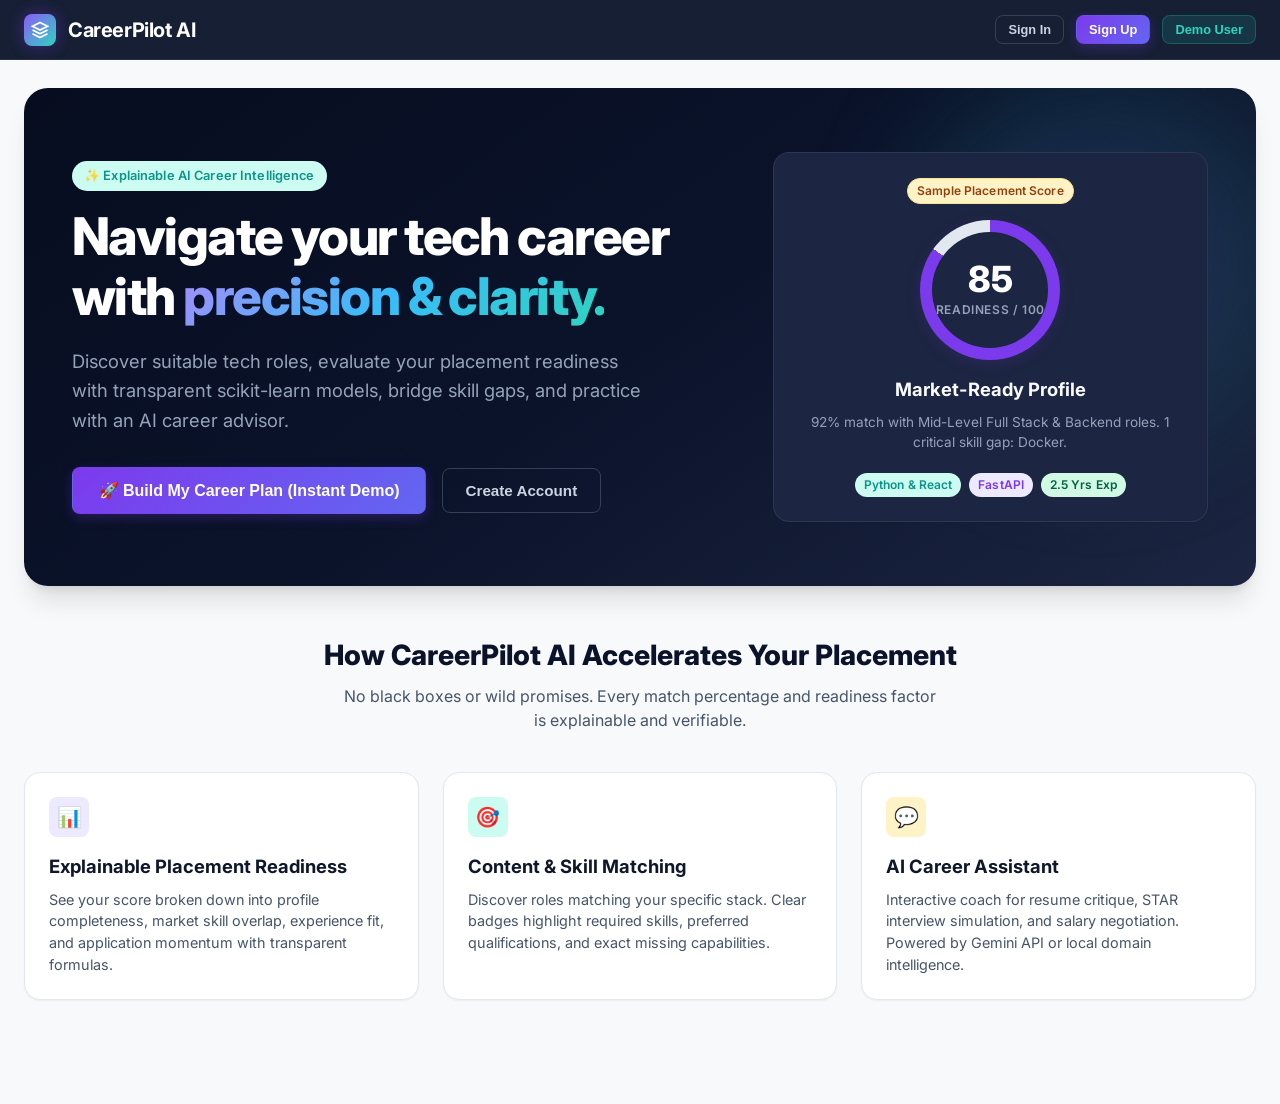
<file: CareerPilot-AI/frontend/index.html>
<!DOCTYPE html>
<html lang="en">
<head>
  <meta charset="UTF-8">
  <meta name="viewport" content="width=device-width, initial-scale=1.0">
  <title>CareerPilot AI - AI-Powered Job & Career Discovery Platform</title>
  <link rel="stylesheet" href="css/styles.css">
  <link rel="preconnect" href="https://fonts.googleapis.com">
  <link rel="preconnect" href="https://fonts.gstatic.com" crossorigin>
  <link href="https://fonts.googleapis.com/css2?family=Inter:wght@400;500;600;700;800&display=swap" rel="stylesheet">
</head>
<body>

  <!-- Top Navigation Header -->
  <header class="app-header">
    <div class="header-container">
      <a href="#" class="brand-logo" data-nav="landing">
        <div class="logo-badge">
          <svg width="18" height="18" viewBox="0 0 24 24" fill="none" stroke="currentColor" stroke-width="2.5">
            <polygon points="12 2 2 7 12 12 22 7 12 2"></polygon>
            <polyline points="2 17 12 22 22 17"></polyline>
            <polyline points="2 12 12 17 22 12"></polyline>
          </svg>
        </div>
        CareerPilot AI
      </a>

      <!-- Navigation Links -->
      <nav class="nav-links">
        <button class="nav-btn auth-required" data-nav="dashboard" style="display:none;">Dashboard</button>
        <button class="nav-btn auth-required" data-nav="jobs" style="display:none;">Discover Jobs</button>
        <button class="nav-btn auth-required" data-nav="readiness" style="display:none;">Placement Intelligence</button>
        <button class="nav-btn auth-required" data-nav="tracker" style="display:none;">Applications</button>
        <button class="nav-btn auth-required" data-nav="learning" style="display:none;">Learning Plan</button>
        <button class="nav-btn auth-required" data-nav="assistant" style="display:none;">AI Coach</button>
        <button class="nav-btn auth-required" data-nav="profile" style="display:none;">Profile</button>
      </nav>

      <!-- Right Action Area -->
      <div class="user-actions">
        <!-- Guest View -->
        <button class="btn btn-outline btn-sm guest-only" data-nav="login">Sign In</button>
        <button class="btn btn-primary btn-sm guest-only" data-nav="register">Sign Up</button>
        <button class="btn btn-demo btn-sm guest-only btn-trigger-demo">Demo User</button>

        <!-- Logged In View -->
        <div id="user-profile-badge" style="display:none; align-items:center; gap:0.6rem;">
          <span id="demo-pill" class="badge badge-sample" style="display:none;">Demo Mode</span>
          <span id="header-user-name" style="font-size:0.875rem; font-weight:600; color:#E2E8F0;">Candidate</span>
          <button id="btn-logout" class="btn btn-outline btn-sm" style="padding:0.35rem 0.65rem;">Logout</button>
        </div>
      </div>
    </div>
  </header>

  <!-- Main Content Views -->
  <main class="main-wrapper">

    <!-- 1. LANDING VIEW -->
    <section id="view-landing" class="app-view">
      <div class="hero-section">
        <div class="hero-glow"></div>
        <div class="hero-grid">
          <div>
            <div style="margin-bottom:1rem;">
              <span class="badge badge-teal" style="font-size:0.8rem; padding:0.35rem 0.75rem;">
                ✨ Explainable AI Career Intelligence
              </span>
            </div>
            <h1 class="hero-title">
              Navigate your tech career with <span class="text-gradient">precision & clarity.</span>
            </h1>
            <p class="hero-subtitle">
              Discover suitable tech roles, evaluate your placement readiness with transparent scikit-learn models, bridge skill gaps, and practice with an AI career advisor.
            </p>
            <div class="hero-cta-group">
              <button class="btn btn-primary btn-trigger-demo" style="font-size:1rem; padding:0.8rem 1.6rem;">
                🚀 Build My Career Plan (Instant Demo)
              </button>
              <button class="btn btn-outline" data-nav="register" style="font-size:0.95rem; padding:0.8rem 1.4rem;">
                Create Account
              </button>
            </div>
          </div>

          <!-- Hero Preview Card -->
          <div class="card card-navy" style="text-align:center;">
            <span class="badge badge-sample" style="margin-bottom:1rem;">Sample Placement Score</span>
            <div class="gauge-circle" style="--score-pct: 85; margin: 0 auto 1rem;">
              <div class="gauge-inner" style="background:#1C2541;">
                <span class="gauge-number" style="color:#FFF;">85</span>
                <span class="gauge-label" style="color:#94A3B8;">Readiness / 100</span>
              </div>
            </div>
            <h3 style="font-size:1.15rem; font-weight:700; margin-bottom:0.5rem; color:#F8FAFC;">
              Market-Ready Profile
            </h3>
            <p style="font-size:0.85rem; color:#94A3B8; margin-bottom:1.25rem;">
              92% match with Mid-Level Full Stack & Backend roles. 1 critical skill gap: Docker.
            </p>
            <div style="display:flex; justify-content:center; gap:0.5rem;">
              <span class="badge badge-teal">Python & React</span>
              <span class="badge badge-violet">FastAPI</span>
              <span class="badge badge-emerald">2.5 Yrs Exp</span>
            </div>
          </div>
        </div>
      </div>

      <!-- Feature Grid -->
      <div style="margin-bottom:3rem;">
        <h2 style="font-size:1.75rem; font-weight:800; color:var(--navy-900); text-align:center; margin-bottom:0.5rem;">
          How CareerPilot AI Accelerates Your Placement
        </h2>
        <p style="text-align:center; color:var(--text-secondary); max-width:600px; margin:0 auto 2.5rem;">
          No black boxes or wild promises. Every match percentage and readiness factor is explainable and verifiable.
        </p>

        <div class="grid-3">
          <div class="card">
            <div style="width:2.5rem; height:2.5rem; border-radius:0.5rem; background:var(--violet-100); color:var(--violet-600); display:flex; align-items:center; justify-content:center; margin-bottom:1rem; font-size:1.25rem;">
              📊
            </div>
            <h3 style="font-size:1.15rem; font-weight:700; margin-bottom:0.5rem;">Explainable Placement Readiness</h3>
            <p style="font-size:0.9rem; color:var(--text-secondary); line-height:1.5;">
              See your score broken down into profile completeness, market skill overlap, experience fit, and application momentum with transparent formulas.
            </p>
          </div>

          <div class="card">
            <div style="width:2.5rem; height:2.5rem; border-radius:0.5rem; background:var(--teal-100); color:var(--teal-600); display:flex; align-items:center; justify-content:center; margin-bottom:1rem; font-size:1.25rem;">
              🎯
            </div>
            <h3 style="font-size:1.15rem; font-weight:700; margin-bottom:0.5rem;">Content & Skill Matching</h3>
            <p style="font-size:0.9rem; color:var(--text-secondary); line-height:1.5;">
              Discover roles matching your specific stack. Clear badges highlight required skills, preferred qualifications, and exact missing capabilities.
            </p>
          </div>

          <div class="card">
            <div style="width:2.5rem; height:2.5rem; border-radius:0.5rem; background:#FEF3C7; color:#B45309; display:flex; align-items:center; justify-content:center; margin-bottom:1rem; font-size:1.25rem;">
              💬
            </div>
            <h3 style="font-size:1.15rem; font-weight:700; margin-bottom:0.5rem;">AI Career Assistant</h3>
            <p style="font-size:0.9rem; color:var(--text-secondary); line-height:1.5;">
              Interactive coach for resume critique, STAR interview simulation, and salary negotiation. Powered by Gemini API or local domain intelligence.
            </p>
          </div>
        </div>
      </div>
    </section>

    <!-- 2. LOGIN VIEW -->
    <section id="view-login" class="app-view" style="display:none; max-width:440px; margin:2rem auto;">
      <div class="card">
        <h2 style="font-size:1.5rem; font-weight:800; color:var(--navy-900); margin-bottom:0.35rem; text-align:center;">
          Welcome Back
        </h2>
        <p style="font-size:0.875rem; color:var(--text-muted); text-align:center; margin-bottom:1.5rem;">
          Sign in to your CareerPilot AI workspace
        </p>

        <!-- Demo User Quick Sign-in Callout -->
        <div style="background:var(--teal-50); border:1px solid var(--teal-100); border-radius:var(--radius-md); padding:0.85rem; margin-bottom:1.25rem; text-align:center;">
          <p style="font-size:0.8rem; font-weight:600; color:var(--teal-600); margin-bottom:0.4rem;">
            ⚡ Quick Prototype Access:
          </p>
          <button class="btn btn-teal btn-sm btn-trigger-demo" style="width:100%;">
            Continue as Demo Candidate (Alex Morgan)
          </button>
          <p style="font-size:0.75rem; color:var(--text-muted); margin-top:0.4rem;">
            Demo creds: <code>demo@careerpilot.ai</code> / <code>DemoPass123!</code>
          </p>
        </div>

        <form id="form-login">
          <div class="form-group">
            <label class="form-label">Email Address</label>
            <input type="email" id="login-email" class="form-input" required placeholder="alex@example.com">
          </div>

          <div class="form-group">
            <div style="display:flex; justify-content:space-between; align-items:center;">
              <label class="form-label">Password</label>
            </div>
            <input type="password" id="login-password" class="form-input" required placeholder="••••••••">
          </div>

          <button type="submit" class="btn btn-primary" style="width:100%; margin-top:0.5rem;">
            Sign In
          </button>
        </form>

        <p style="text-align:center; font-size:0.85rem; color:var(--text-secondary); margin-top:1.25rem;">
          Don't have an account? <a href="#" data-nav="register" style="color:var(--violet-600); font-weight:600;">Sign up</a>
        </p>
      </div>
    </section>

    <!-- 3. REGISTER VIEW -->
    <section id="view-register" class="app-view" style="display:none; max-width:440px; margin:2rem auto;">
      <div class="card">
        <h2 style="font-size:1.5rem; font-weight:800; color:var(--navy-900); margin-bottom:0.35rem; text-align:center;">
          Create Your Account
        </h2>
        <p style="font-size:0.875rem; color:var(--text-muted); text-align:center; margin-bottom:1.5rem;">
          Begin tracking your placement readiness and matched roles
        </p>

        <form id="form-register">
          <div class="form-group">
            <label class="form-label">Full Name</label>
            <input type="text" id="reg-name" class="form-input" required placeholder="Jordan Smith">
          </div>

          <div class="form-group">
            <label class="form-label">Email Address</label>
            <input type="email" id="reg-email" class="form-input" required placeholder="jordan@example.com">
          </div>

          <div class="form-group">
            <label class="form-label">Password (min 6 chars)</label>
            <input type="password" id="reg-password" class="form-input" required minlength="6" placeholder="••••••••">
          </div>

          <button type="submit" class="btn btn-primary" style="width:100%; margin-top:0.5rem;">
            Create Career Account
          </button>
        </form>

        <div style="margin-top:1.25rem; text-align:center;">
          <button class="btn btn-outline-dark btn-sm btn-trigger-demo" style="width:100%;">
            Or Explore Immediately as Demo User
          </button>
        </div>

        <p style="text-align:center; font-size:0.85rem; color:var(--text-secondary); margin-top:1.25rem;">
          Already registered? <a href="#" data-nav="login" style="color:var(--violet-600); font-weight:600;">Sign in</a>
        </p>
      </div>
    </section>

    <!-- 4. DASHBOARD VIEW -->
    <section id="view-dashboard" class="app-view" style="display:none;">
      <!-- Welcome Header -->
      <div style="display:flex; justify-content:space-between; align-items:center; margin-bottom:1.75rem; flex-wrap:wrap; gap:1rem;">
        <div>
          <h2 style="font-size:1.75rem; font-weight:800; color:var(--navy-900);">
            Candidate Dashboard
          </h2>
          <p id="dash-candidate-headline" style="color:var(--text-secondary); font-size:0.95rem;">
            Full Stack Software Engineer | Python, React, FastAPI
          </p>
        </div>
        <div style="display:flex; gap:0.5rem;">
          <button class="btn btn-outline-dark btn-sm" data-nav="profile">Edit Profile</button>
          <button class="btn btn-primary btn-sm" data-nav="jobs">Search Jobs</button>
        </div>
      </div>

      <!-- Top Metric Cards -->
      <div class="grid-4" style="margin-bottom:2rem;">
        <!-- Placement Score Gauge -->
        <div class="card" style="grid-column: span 2; display:flex; align-items:center; gap:1.5rem;">
          <div id="dash-readiness-gauge"></div>
          <div>
            <h4 style="font-size:1.1rem; font-weight:700; color:var(--navy-900); margin-bottom:0.25rem;">
              Placement Readiness
            </h4>
            <p id="dash-readiness-summary" style="font-size:0.85rem; color:var(--text-secondary); line-height:1.5; margin-bottom:0.6rem;">
              Calculating alignment...
            </p>
            <p style="font-size:0.75rem; color:var(--teal-600); font-weight:600;" id="dash-interview-prob"></p>
            <button class="btn btn-outline-dark btn-sm" data-nav="readiness" style="margin-top:0.6rem;">
              View Full Breakdown →
            </button>
          </div>
        </div>

        <!-- Profile Completeness Card -->
        <div class="card">
          <span style="font-size:0.75rem; text-transform:uppercase; font-weight:700; color:var(--text-muted);">
            Profile Completeness
          </span>
          <h3 id="dash-profile-completeness" style="font-size:2rem; font-weight:800; color:var(--navy-900); margin:0.4rem 0;">
            85%
          </h3>
          <div style="width:100%; height:6px; background:#E2E8F0; border-radius:999px; overflow:hidden; margin-bottom:0.5rem;">
            <div id="dash-profile-progress-bar" style="width:85%; height:100%; background:var(--violet-600);"></div>
          </div>
          <p style="font-size:0.75rem; color:var(--text-secondary);">
            Add resume text to achieve 100%
          </p>
        </div>

        <!-- Application Momentum Card -->
        <div class="card">
          <span style="font-size:0.75rem; text-transform:uppercase; font-weight:700; color:var(--text-muted);">
            Pipeline Activity
          </span>
          <div style="display:flex; justify-content:space-between; align-items:baseline; margin:0.4rem 0;">
            <h3 id="dash-stat-total-apps" style="font-size:2rem; font-weight:800; color:var(--navy-900);">3</h3>
            <span style="font-size:0.8rem; font-weight:600; color:var(--teal-600);" id="dash-stat-interviews">1 in Interview</span>
          </div>
          <button class="btn btn-outline-dark btn-sm" data-nav="tracker" style="width:100%; margin-top:0.4rem;">
            Open Kanban Board
          </button>
        </div>
      </div>

      <!-- Recommended Jobs Section -->
      <div style="margin-bottom:2rem;">
        <div style="display:flex; justify-content:space-between; align-items:center; margin-bottom:1rem;">
          <h3 style="font-size:1.25rem; font-weight:700; color:var(--navy-900);">
            Recommended Role Matches
          </h3>
          <a href="#" data-nav="jobs" style="font-size:0.875rem; font-weight:600; color:var(--violet-600);">
            Browse all jobs →
          </a>
        </div>
        <div id="dash-recommended-jobs" class="grid-3"></div>
      </div>
    </section>

    <!-- 5. JOB DISCOVERY VIEW -->
    <section id="view-jobs" class="app-view" style="display:none;">
      <div style="margin-bottom:1.5rem;">
        <h2 style="font-size:1.75rem; font-weight:800; color:var(--navy-900); margin-bottom:0.25rem;">
          Discover Tech Roles
        </h2>
        <p style="color:var(--text-secondary); font-size:0.95rem;">
          Filter by role, skills, work arrangement, and inspect explainable match scores.
        </p>
      </div>

      <!-- Filter Controls -->
      <div class="card" style="margin-bottom:1.5rem; padding:1.25rem;">
        <div class="grid-4" style="align-items:flex-end;">
          <div>
            <label class="form-label">Search Keywords</label>
            <input type="text" id="job-search-input" class="form-input" placeholder="e.g. Python, Frontend, Engineer">
          </div>
          <div>
            <label class="form-label">Work Type</label>
            <select id="filter-work-type" class="form-select">
              <option value="all">All Work Types</option>
              <option value="Remote">Remote</option>
              <option value="Hybrid">Hybrid</option>
              <option value="On-site">On-site</option>
            </select>
          </div>
          <div>
            <label class="form-label">Experience Tier</label>
            <select id="filter-experience" class="form-select">
              <option value="all">All Seniority</option>
              <option value="Entry-Level">Entry-Level</option>
              <option value="Mid-Level">Mid-Level</option>
              <option value="Senior">Senior</option>
            </select>
          </div>
          <div style="display:flex; gap:0.5rem;">
            <div style="flex:1;">
              <label class="form-label">Sort By</label>
              <select id="filter-sort-by" class="form-select">
                <option value="match">Highest Match %</option>
                <option value="salary_desc">Salary (High to Low)</option>
                <option value="newest">Recently Added</option>
              </select>
            </div>
            <button id="btn-search-jobs" class="btn btn-primary" style="height:42px; margin-top:auto;">
              Search
            </button>
          </div>
        </div>
      </div>

      <!-- Results Grid -->
      <div id="jobs-results-container" class="grid-3"></div>
    </section>

    <!-- 6. PLACEMENT INTELLIGENCE VIEW -->
    <section id="view-readiness" class="app-view" style="display:none;">
      <div style="margin-bottom:1.5rem;">
        <h2 style="font-size:1.75rem; font-weight:800; color:var(--navy-900); margin-bottom:0.25rem;">
          AI Placement Intelligence
        </h2>
        <p style="color:var(--text-secondary); font-size:0.95rem;">
          Transparent scoring models, market factor breakdowns, and custom job description analyzer.
        </p>
      </div>

      <!-- Top Score Summary -->
      <div class="grid-2" style="margin-bottom:2rem;">
        <div class="card" style="display:flex; align-items:center; gap:2rem;">
          <div id="readiness-score-display"></div>
          <div>
            <h3 style="font-size:1.25rem; font-weight:700; color:var(--navy-900); margin-bottom:0.4rem;">
              Candidate Readiness Assessment
            </h3>
            <p id="readiness-summary-text" style="font-size:0.875rem; color:var(--text-secondary); line-height:1.5; margin-bottom:0.6rem;"></p>
            <span id="readiness-interview-rate" class="badge badge-teal"></span>
          </div>
        </div>

        <div class="card">
          <h4 style="font-size:1rem; font-weight:700; color:var(--navy-900); margin-bottom:0.75rem;">
            Key Drivers & Growth Areas
          </h4>
          <div class="grid-2">
            <div>
              <p style="font-size:0.75rem; font-weight:700; color:#166534; text-transform:uppercase; margin-bottom:0.4rem;">Positive Drivers</p>
              <ul id="readiness-positive-drivers" style="list-style:none; font-size:0.8rem; padding:0;"></ul>
            </div>
            <div>
              <p style="font-size:0.75rem; font-weight:700; color:#9A3412; text-transform:uppercase; margin-bottom:0.4rem;">Prioritized Gaps</p>
              <ul id="readiness-growth-areas" style="list-style:none; font-size:0.8rem; padding:0;"></ul>
            </div>
          </div>
        </div>
      </div>

      <!-- Factor Breakdown Cards -->
      <h3 style="font-size:1.2rem; font-weight:700; color:var(--navy-900); margin-bottom:1rem;">
        Explainable Evaluation Factors
      </h3>
      <div id="readiness-factors-list"></div>

      <!-- Custom Job Description Match Tool -->
      <div class="card" style="margin-top:2rem; background:linear-gradient(180deg, #FFFFFF, #F8FAFC); border:1px solid #CBD5E1;">
        <h3 style="font-size:1.25rem; font-weight:700; color:var(--navy-900); margin-bottom:0.4rem;">
          🔎 Real-time Job Description Match Tool
        </h3>
        <p style="font-size:0.875rem; color:var(--text-secondary); margin-bottom:1rem;">
          Paste any external job description to instantly analyze skill coverage, missing requirements, and tailored resume adjustments.
        </p>

        <textarea id="custom-jd-input" class="form-textarea" rows="4" placeholder="Paste job posting text here (e.g. 'We are seeking a Senior Backend Engineer proficient in Python, FastAPI, Docker, and Kubernetes...')"></textarea>
        
        <div style="display:flex; justify-content:flex-end; margin-top:0.75rem;">
          <button id="btn-analyze-jd" class="btn btn-primary btn-sm">
            Analyze Alignment
          </button>
        </div>

        <!-- Match Result Container -->
        <div id="jd-result-card" style="display:none; margin-top:1.25rem; padding-top:1.25rem; border-top:1px solid #E2E8F0;">
          <div style="display:flex; justify-content:space-between; align-items:center; margin-bottom:0.75rem;">
            <h4 style="font-size:1.1rem; font-weight:700; color:var(--navy-900);">Match Results</h4>
            <span id="jd-match-score" class="match-pill" style="font-size:0.9rem;"></span>
          </div>
          <div class="grid-2" style="margin-bottom:1rem;">
            <div>
              <p style="font-size:0.8rem; font-weight:700; color:#065F46; margin-bottom:0.4rem;">Matched Skills:</p>
              <div id="jd-matched-skills" style="display:flex; gap:0.35rem; flex-wrap:wrap;"></div>
            </div>
            <div>
              <p style="font-size:0.8rem; font-weight:700; color:#9F1239; margin-bottom:0.4rem;">Missing / In-Demand Skills:</p>
              <div id="jd-missing-skills" style="display:flex; gap:0.35rem; flex-wrap:wrap;"></div>
            </div>
          </div>
          <div>
            <p style="font-size:0.8rem; font-weight:700; color:var(--text-secondary); margin-bottom:0.4rem;">Recommended Tactical Action:</p>
            <ul id="jd-improvements-list" style="font-size:0.85rem; color:#334155; padding-left:1.2rem; line-height:1.6;"></ul>
          </div>
          <p id="jd-disclaimer" style="font-size:0.75rem; color:#64748B; margin-top:0.75rem; font-style:italic;"></p>
        </div>
      </div>

      <div id="readiness-disclaimer-box" style="margin-top:1.5rem; font-size:0.75rem; color:#64748B; padding:0.75rem; background:#F1F5F9; border-radius:0.5rem; text-align:center;"></div>
    </section>

    <!-- 7. APPLICATION TRACKER VIEW -->
    <section id="view-tracker" class="app-view" style="display:none;">
      <div style="display:flex; justify-content:space-between; align-items:center; margin-bottom:1.5rem; flex-wrap:wrap; gap:1rem;">
        <div>
          <h2 style="font-size:1.75rem; font-weight:800; color:var(--navy-900); margin-bottom:0.25rem;">
            Application Tracker
          </h2>
          <p style="color:var(--text-secondary); font-size:0.95rem;">
            Organize candidate pipeline across Saved, Applied, Interview, Offer, and Rejected.
          </p>
        </div>
        <button class="btn btn-primary btn-sm" onclick="document.getElementById('modal-apply').style.display='flex'">
          + Add Application
        </button>
      </div>

      <!-- Kanban Board -->
      <div class="kanban-board" id="applications-kanban-board">
        <!-- 1. Saved -->
        <div class="kanban-col">
          <div class="kanban-header">
            <span style="font-weight:700; font-size:0.85rem; color:var(--navy-900);">BOOKMARKED</span>
            <span class="kanban-count" id="kanban-count-saved">0</span>
          </div>
          <div id="kanban-col-saved"></div>
        </div>

        <!-- 2. Applied -->
        <div class="kanban-col">
          <div class="kanban-header">
            <span style="font-weight:700; font-size:0.85rem; color:var(--navy-900);">APPLIED</span>
            <span class="kanban-count" id="kanban-count-applied">0</span>
          </div>
          <div id="kanban-col-applied"></div>
        </div>

        <!-- 3. Interview -->
        <div class="kanban-col">
          <div class="kanban-header">
            <span style="font-weight:700; font-size:0.85rem; color:var(--violet-600);">INTERVIEW</span>
            <span class="kanban-count" id="kanban-count-interview">0</span>
          </div>
          <div id="kanban-col-interview"></div>
        </div>

        <!-- 4. Offer -->
        <div class="kanban-col">
          <div class="kanban-header">
            <span style="font-weight:700; font-size:0.85rem; color:var(--teal-600);">OFFER</span>
            <span class="kanban-count" id="kanban-count-offer">0</span>
          </div>
          <div id="kanban-col-offer"></div>
        </div>

        <!-- 5. Rejected -->
        <div class="kanban-col">
          <div class="kanban-header">
            <span style="font-weight:700; font-size:0.85rem; color:#64748B;">ARCHIVED</span>
            <span class="kanban-count" id="kanban-count-rejected">0</span>
          </div>
          <div id="kanban-col-rejected"></div>
        </div>
      </div>
    </section>

    <!-- 8. LEARNING PLAN VIEW -->
    <section id="view-learning" class="app-view" style="display:none;">
      <div style="margin-bottom:1.5rem;">
        <h2 style="font-size:1.75rem; font-weight:800; color:var(--navy-900); margin-bottom:0.25rem;">
          Prioritized Learning Roadmap
        </h2>
        <p style="color:var(--text-secondary); font-size:0.95rem;">
          Bridge skill gaps required by your target roles with estimated effort and milestone tracking.
        </p>
      </div>

      <div id="learning-plan-list"></div>
    </section>

    <!-- 9. AI CAREER ASSISTANT VIEW -->
    <section id="view-assistant" class="app-view" style="display:none; max-width:880px; margin:0 auto;">
      <div style="margin-bottom:1rem; display:flex; justify-content:space-between; align-items:center;">
        <div>
          <h2 style="font-size:1.75rem; font-weight:800; color:var(--navy-900);">
            Career Advisor & Interview Coach
          </h2>
          <p style="color:var(--text-secondary); font-size:0.9rem;">
            Practice behavioral questions, polish resume bullets, and brainstorm career transitions.
          </p>
        </div>
        <span id="assistant-model-badge" class="badge badge-violet">
          Local Career Coach Active
        </span>
      </div>

      <!-- Quick Prompt Chips -->
      <div style="display:flex; gap:0.5rem; flex-wrap:wrap; margin-bottom:1rem;">
        <button class="btn btn-outline-dark btn-sm prompt-chip" data-prompt="How do I format my experience bullets using the Google XYZ formula?">
          📄 Resume XYZ Formula
        </button>
        <button class="btn btn-outline-dark btn-sm prompt-chip" data-prompt="Simulate a behavioral interview question for a Mid-Level Backend Engineer using the STAR method.">
          🎯 STAR Interview Prep
        </button>
        <button class="btn btn-outline-dark btn-sm prompt-chip" data-prompt="How can I increase my placement readiness score from 68 to 85?">
          📈 Boost Readiness Score
        </button>
        <button class="btn btn-outline-dark btn-sm prompt-chip" data-prompt="What should I say when negotiating a base salary offer?">
          💼 Salary Negotiation
        </button>
      </div>

      <!-- Chat Container -->
      <div class="chat-window">
        <div class="chat-header">
          <div style="display:flex; align-items:center; gap:0.5rem;">
            <span style="font-size:1.1rem;">🧭</span>
            <span style="font-weight:700;">CareerPilot AI Assistant</span>
          </div>
          <span style="font-size:0.75rem; color:#94A3B8;">Confidential Career Coaching</span>
        </div>

        <div id="chat-messages-container" class="chat-messages"></div>

        <div id="chat-typing-indicator" style="display:none; padding:0.5rem 1.25rem; font-size:0.8rem; color:#64748B; font-style:italic; background:#F8FAFC;">
          Thinking and synthesizing advice...
        </div>

        <form id="form-chat" class="chat-input-bar">
          <input type="text" id="chat-text-input" class="form-input" placeholder="Ask about resume bullets, interview questions, or skill roadmaps..." required>
          <button type="submit" class="btn btn-primary" style="padding:0.6rem 1.25rem;">
            Send
          </button>
        </form>
      </div>
    </section>

    <!-- 10. CAREER PROFILE VIEW -->
    <section id="view-profile" class="app-view" style="display:none; max-width:800px; margin:0 auto;">
      <div style="margin-bottom:1.5rem; display:flex; justify-content:space-between; align-items:center;">
        <div>
          <h2 style="font-size:1.75rem; font-weight:800; color:var(--navy-900); margin-bottom:0.25rem;">
            Career Profile & Preferences
          </h2>
          <p style="color:var(--text-secondary); font-size:0.95rem;">
            Keep your skills and resume details up-to-date to improve role recommendations.
          </p>
        </div>
        <span id="profile-completeness-banner" class="badge badge-teal" style="font-size:0.85rem; padding:0.4rem 0.8rem;">
          Profile Completeness: 85%
        </span>
      </div>

      <!-- Resume Text Paste / Local Parser Area -->
      <div class="card" style="margin-bottom:1.75rem; background:linear-gradient(180deg, #FFFFFF, var(--violet-50)); border-color:var(--violet-100);">
        <h3 style="font-size:1.1rem; font-weight:700; color:var(--navy-900); margin-bottom:0.35rem;">
          📄 Resume Parser & Skill Extractor (Local Explainable)
        </h3>
        <p style="font-size:0.85rem; color:var(--text-secondary); margin-bottom:0.85rem;">
          Paste your resume text below. Our local parser extracts skills, education, and years of experience for your review.
        </p>
        <textarea id="profile-resume-text" class="form-textarea" rows="4" placeholder="Paste your resume text here..."></textarea>
        <div style="display:flex; justify-content:flex-end; margin-top:0.65rem;">
          <button type="button" id="btn-parse-resume" class="btn btn-teal btn-sm">
            ✨ Extract & Populate Details
          </button>
        </div>
      </div>

      <!-- Main Profile Form -->
      <form id="form-profile" class="card">
        <div class="form-group">
          <label class="form-label">Professional Headline</label>
          <input type="text" id="profile-headline" class="form-input" required>
        </div>

        <div class="grid-2">
          <div class="form-group">
            <label class="form-label">Highest Education Degree</label>
            <input type="text" id="profile-education" class="form-input" required>
          </div>
          <div class="form-group">
            <label class="form-label">Years of Professional Experience</label>
            <input type="number" step="0.5" id="profile-experience" class="form-input" required>
          </div>
        </div>

        <div class="form-group">
          <label class="form-label">Technical & Core Skills (Comma-separated)</label>
          <input type="text" id="profile-skills-input" class="form-input" placeholder="Python, FastAPI, React, TypeScript, SQL, Docker, Git">
          <span style="font-size:0.75rem; color:var(--text-muted); margin-top:0.25rem; display:block;">
            Used by scikit-learn TF-IDF content matcher to calculate job compatibility scores.
          </span>
        </div>

        <div class="form-group">
          <label class="form-label">Target Role Titles (Comma-separated)</label>
          <input type="text" id="profile-roles-input" class="form-input" placeholder="Full Stack Engineer, Backend Engineer">
        </div>

        <div class="grid-3">
          <div class="form-group">
            <label class="form-label">Preferred Location</label>
            <input type="text" id="profile-location" class="form-input">
          </div>
          <div class="form-group">
            <label class="form-label">Min Salary ($/yr)</label>
            <input type="number" id="profile-salary-min" class="form-input" step="5000">
          </div>
          <div class="form-group">
            <label class="form-label">Max Salary ($/yr)</label>
            <input type="number" id="profile-salary-max" class="form-input" step="5000">
          </div>
        </div>

        <div class="form-group">
          <label class="form-label">Work Arrangement Preference</label>
          <select id="profile-work-pref" class="form-select">
            <option value="Remote">Remote</option>
            <option value="Hybrid">Hybrid</option>
            <option value="On-site">On-site</option>
          </select>
        </div>

        <div style="display:flex; justify-content:flex-end; gap:0.5rem; margin-top:1rem;">
          <button type="submit" class="btn btn-primary">
            Save Profile & Update Placement Score
          </button>
        </div>
      </form>
    </section>

  </main>

  <!-- MODAL: Job Detail & Match Inspection -->
  <div id="modal-job-detail" class="modal-overlay" style="display:none;">
    <div class="modal-content">
      <div style="display:flex; justify-content:space-between; align-items:flex-start; margin-bottom:1rem;">
        <div>
          <h3 id="modal-job-title" style="font-size:1.35rem; font-weight:800; color:var(--navy-900);"></h3>
          <p id="modal-job-company" style="font-size:0.875rem; color:var(--text-secondary);"></p>
        </div>
        <button class="btn btn-outline-dark btn-sm modal-close" style="padding:0.25rem 0.5rem;">✕</button>
      </div>

      <div style="margin-bottom:1.25rem;">
        <span id="modal-job-match-badge" class="match-pill" style="font-size:0.85rem;"></span>
        <span class="badge badge-sample" style="margin-left:0.4rem;">Sample Listing</span>
      </div>

      <div style="margin-bottom:1.5rem;">
        <h4 style="font-size:0.9rem; font-weight:700; color:var(--navy-900); margin-bottom:0.4rem;">
          Why this role matched your profile:
        </h4>
        <ul id="modal-job-reasons" style="list-style:none; font-size:0.85rem; padding:0;"></ul>
      </div>

      <div style="margin-bottom:1.5rem;">
        <h4 style="font-size:0.9rem; font-weight:700; color:var(--navy-900); margin-bottom:0.4rem;">
          Skill Gap Analysis:
        </h4>
        <div id="modal-job-missing"></div>
      </div>

      <div style="margin-bottom:1.5rem;">
        <h4 style="font-size:0.9rem; font-weight:700; color:var(--navy-900); margin-bottom:0.4rem;">
          Role Description:
        </h4>
        <p id="modal-job-desc" style="font-size:0.875rem; color:var(--text-secondary); line-height:1.6;"></p>
      </div>

      <div style="display:flex; justify-content:flex-end; gap:0.5rem;">
        <button class="btn btn-outline-dark modal-close">Close</button>
      </div>
    </div>
  </div>

  <!-- MODAL: Track Application -->
  <div id="modal-apply" class="modal-overlay" style="display:none;">
    <div class="modal-content" style="max-width:480px;">
      <div style="display:flex; justify-content:space-between; align-items:center; margin-bottom:1.25rem;">
        <h3 style="font-size:1.25rem; font-weight:800; color:var(--navy-900);">
          Track Job Application
        </h3>
        <button class="btn btn-outline-dark btn-sm modal-close">✕</button>
      </div>

      <form id="form-submit-app">
        <div class="form-group">
          <label class="form-label">Company Name</label>
          <input type="text" id="apply-company-name" class="form-input" required>
        </div>

        <div class="form-group">
          <label class="form-label">Job Title</label>
          <input type="text" id="apply-job-title" class="form-input" required>
        </div>

        <div class="form-group">
          <label class="form-label">Initial Stage</label>
          <select id="apply-stage-select" class="form-select">
            <option value="applied" selected>Applied</option>
            <option value="saved">Bookmarked / Saved</option>
            <option value="interview">Interview Scheduled</option>
            <option value="offer">Offer Received</option>
          </select>
        </div>

        <div class="form-group">
          <label class="form-label">Notes & Follow-up Details</label>
          <textarea id="apply-notes" class="form-textarea" rows="2" placeholder="e.g. Applied through referral, follow up next Tuesday..."></textarea>
        </div>

        <div style="display:flex; justify-content:flex-end; gap:0.5rem; margin-top:1.25rem;">
          <button type="button" class="btn btn-outline-dark modal-close">Cancel</button>
          <button type="submit" class="btn btn-primary">Add to Pipeline</button>
        </div>
      </form>
    </div>
  </div>

  <script type="module" src="js/app.js"></script>
</body>
</html>
</file>
<file: CareerPilot-AI/frontend/css/styles.css>
/* CareerPilot AI - Master Design System */
:root {
  --navy-950: #070D1F;
  --navy-900: #0B132B;
  --navy-800: #1C2541;
  --navy-700: #2C385A;
  --navy-600: #3E4E77;
  
  --off-white: #F8F9FA;
  --off-white-card: #FFFFFF;
  --off-white-border: #E2E8F0;
  --text-primary: #0F172A;
  --text-secondary: #475569;
  --text-muted: #64748B;
  
  --violet-600: #7C3AED;
  --violet-500: #8B5CF6;
  --violet-400: #A78BFA;
  --violet-100: #EDE9FE;
  --violet-50: #F5F3FF;
  
  --teal-600: #0D9488;
  --teal-500: #14B8A6;
  --teal-400: #2DD4BF;
  --teal-100: #CCFBF1;
  --teal-50: #F0FDFA;

  --amber-500: #F59E0B;
  --amber-100: #FEF3C7;
  --rose-500: #F43F5E;
  --rose-100: #FFE4E6;
  --emerald-500: #10B981;
  --emerald-100: #D1FAE5;

  --shadow-sm: 0 1px 2px 0 rgb(0 0 0 / 0.05);
  --shadow-md: 0 4px 6px -1px rgb(0 0 0 / 0.07), 0 2px 4px -2px rgb(0 0 0 / 0.07);
  --shadow-lg: 0 10px 15px -3px rgb(0 0 0 / 0.08), 0 4px 6px -4px rgb(0 0 0 / 0.08);
  --shadow-xl: 0 20px 25px -5px rgb(0 0 0 / 0.1), 0 8px 10px -6px rgb(0 0 0 / 0.1);

  --radius-sm: 0.375rem;
  --radius-md: 0.5rem;
  --radius-lg: 0.75rem;
  --radius-xl: 1rem;
  --radius-2xl: 1.5rem;

  --font-sans: 'Inter', -apple-system, BlinkMacSystemFont, 'Segoe UI', Roboto, Helvetica, Arial, sans-serif;
  --transition: all 0.2s cubic-bezier(0.16, 1, 0.3, 1);
}

* {
  box-sizing: border-box;
  margin: 0;
  padding: 0;
}

body {
  font-family: var(--font-sans);
  background-color: var(--off-white);
  color: var(--text-primary);
  line-height: 1.5;
  -webkit-font-smoothing: antialiased;
  min-height: 100vh;
}

/* Reduced motion preference */
@media (prefers-reduced-motion: reduce) {
  *, ::before, ::after {
    animation-duration: 0.01ms !important;
    animation-iteration-count: 1 !important;
    transition-duration: 0.01ms !important;
    scroll-behavior: auto !important;
  }
}

/* Top App Header */
.app-header {
  position: sticky;
  top: 0;
  z-index: 50;
  background-color: rgba(11, 19, 43, 0.95);
  backdrop-filter: blur(12px);
  border-bottom: 1px solid rgba(255, 255, 255, 0.08);
  color: #FFFFFF;
}

.header-container {
  max-width: 1280px;
  margin: 0 auto;
  padding: 0.85rem 1.5rem;
  display: flex;
  align-items: center;
  justify-content: space-between;
}

.brand-logo {
  display: flex;
  align-items: center;
  gap: 0.75rem;
  text-decoration: none;
  color: #FFFFFF;
  font-weight: 700;
  font-size: 1.25rem;
  letter-spacing: -0.02em;
}

.logo-badge {
  background: linear-gradient(135deg, var(--violet-500), var(--teal-400));
  color: #FFFFFF;
  width: 2rem;
  height: 2rem;
  border-radius: var(--radius-md);
  display: flex;
  align-items: center;
  justify-content: center;
  box-shadow: 0 0 15px rgba(124, 58, 237, 0.4);
}

.nav-links {
  display: flex;
  align-items: center;
  gap: 0.5rem;
}

.nav-btn {
  background: transparent;
  border: none;
  color: #94A3B8;
  padding: 0.5rem 0.85rem;
  font-size: 0.875rem;
  font-weight: 500;
  border-radius: var(--radius-md);
  cursor: pointer;
  transition: var(--transition);
  display: flex;
  align-items: center;
  gap: 0.4rem;
}

.nav-btn:hover, .nav-btn.active {
  color: #FFFFFF;
  background: rgba(255, 255, 255, 0.08);
}

.nav-btn.active {
  color: var(--teal-400);
}

.user-actions {
  display: flex;
  align-items: center;
  gap: 0.75rem;
}

/* Buttons */
.btn {
  display: inline-flex;
  align-items: center;
  justify-content: center;
  gap: 0.5rem;
  font-size: 0.875rem;
  font-weight: 600;
  padding: 0.6rem 1.15rem;
  border-radius: var(--radius-md);
  cursor: pointer;
  border: 1px solid transparent;
  transition: var(--transition);
  text-decoration: none;
}

.btn-primary {
  background: linear-gradient(135deg, var(--violet-600), #6366F1);
  color: #FFFFFF;
  box-shadow: 0 4px 12px rgba(124, 58, 237, 0.25);
}

.btn-primary:hover {
  background: linear-gradient(135deg, #6D28D9, #4F46E5);
  box-shadow: 0 6px 16px rgba(124, 58, 237, 0.35);
  transform: translateY(-1px);
}

.btn-teal {
  background: linear-gradient(135deg, var(--teal-600), var(--teal-500));
  color: #FFFFFF;
  box-shadow: 0 4px 12px rgba(20, 184, 166, 0.25);
}

.btn-teal:hover {
  background: linear-gradient(135deg, #0F766E, var(--teal-600));
  transform: translateY(-1px);
}

.btn-outline {
  background: transparent;
  border-color: #334155;
  color: #CBD5E1;
}

.btn-outline:hover {
  background: rgba(255, 255, 255, 0.05);
  color: #FFFFFF;
  border-color: #64748B;
}

.btn-outline-dark {
  background: transparent;
  border-color: var(--off-white-border);
  color: var(--text-secondary);
}

.btn-outline-dark:hover {
  background: #F1F5F9;
  color: var(--text-primary);
  border-color: #CBD5E1;
}

.btn-demo {
  background: rgba(20, 184, 166, 0.15);
  border: 1px solid rgba(20, 184, 166, 0.3);
  color: var(--teal-400);
}

.btn-demo:hover {
  background: rgba(20, 184, 166, 0.25);
  color: #FFFFFF;
}

.btn-sm {
  padding: 0.4rem 0.75rem;
  font-size: 0.8rem;
}

/* Main Container */
.main-wrapper {
  max-width: 1280px;
  margin: 0 auto;
  padding: 1.75rem 1.5rem 3.5rem;
}

/* Badges & Tags */
.badge {
  display: inline-flex;
  align-items: center;
  gap: 0.35rem;
  padding: 0.2rem 0.55rem;
  border-radius: 9999px;
  font-size: 0.75rem;
  font-weight: 600;
  letter-spacing: 0.01em;
}

.badge-sample {
  background: #FEF3C7;
  color: #92400E;
  border: 1px solid #FDE68A;
}

.badge-violet {
  background: var(--violet-100);
  color: var(--violet-600);
}

.badge-teal {
  background: var(--teal-100);
  color: var(--teal-600);
}

.badge-gray {
  background: #F1F5F9;
  color: var(--text-muted);
}

.badge-emerald {
  background: var(--emerald-100);
  color: #065F46;
}

.badge-rose {
  background: var(--rose-100);
  color: #9F1239;
}

/* Hero Section (Landing) */
.hero-section {
  background: linear-gradient(145deg, var(--navy-950) 0%, var(--navy-900) 50%, var(--navy-800) 100%);
  border-radius: var(--radius-2xl);
  padding: 4rem 3rem;
  color: #FFFFFF;
  margin-bottom: 3rem;
  position: relative;
  overflow: hidden;
  box-shadow: var(--shadow-xl);
}

.hero-glow {
  position: absolute;
  top: -10%;
  right: -5%;
  width: 450px;
  height: 450px;
  background: radial-gradient(circle, rgba(124, 58, 237, 0.25) 0%, rgba(20, 184, 166, 0.15) 50%, transparent 70%);
  filter: blur(50px);
  pointer-events: none;
}

.hero-grid {
  display: grid;
  grid-template-columns: 1.2fr 0.8fr;
  gap: 3rem;
  align-items: center;
  position: relative;
  z-index: 2;
}

.hero-title {
  font-size: 3.25rem;
  line-height: 1.15;
  font-weight: 800;
  letter-spacing: -0.03em;
  margin-bottom: 1.25rem;
}

.text-gradient {
  background: linear-gradient(135deg, #A78BFA, #38BDF8, #2DD4BF);
  -webkit-background-clip: text;
  -webkit-text-fill-color: transparent;
}

.hero-subtitle {
  font-size: 1.15rem;
  color: #94A3B8;
  max-width: 580px;
  margin-bottom: 2rem;
  line-height: 1.6;
}

.hero-cta-group {
  display: flex;
  gap: 1rem;
  flex-wrap: wrap;
  align-items: center;
}

/* Cards */
.card {
  background-color: var(--off-white-card);
  border: 1px solid var(--off-white-border);
  border-radius: var(--radius-xl);
  padding: 1.5rem;
  box-shadow: var(--shadow-sm);
  transition: var(--transition);
}

.card:hover {
  box-shadow: var(--shadow-md);
}

.card-navy {
  background-color: var(--navy-800);
  border-color: rgba(255, 255, 255, 0.08);
  color: #FFFFFF;
}

/* Metrics & Progress Gauge */
.gauge-container {
  display: flex;
  flex-direction: column;
  align-items: center;
  text-align: center;
  padding: 1.5rem;
}

.gauge-circle {
  width: 140px;
  height: 140px;
  border-radius: 50%;
  display: flex;
  flex-direction: column;
  align-items: center;
  justify-content: center;
  background: conic-gradient(var(--violet-600) calc(var(--score-pct) * 1%), #E2E8F0 0);
  position: relative;
  margin-bottom: 1rem;
  box-shadow: 0 4px 15px rgba(124, 58, 237, 0.15);
}

.gauge-inner {
  width: 116px;
  height: 116px;
  border-radius: 50%;
  background-color: var(--off-white-card);
  display: flex;
  flex-direction: column;
  align-items: center;
  justify-content: center;
}

.gauge-number {
  font-size: 2.25rem;
  font-weight: 800;
  color: var(--navy-900);
  line-height: 1;
}

.gauge-label {
  font-size: 0.75rem;
  color: var(--text-muted);
  text-transform: uppercase;
  font-weight: 600;
  letter-spacing: 0.05em;
  margin-top: 0.25rem;
}

/* Grid Layouts */
.grid-2 {
  display: grid;
  grid-template-columns: repeat(2, 1fr);
  gap: 1.5rem;
}

.grid-3 {
  display: grid;
  grid-template-columns: repeat(3, 1fr);
  gap: 1.5rem;
}

.grid-4 {
  display: grid;
  grid-template-columns: repeat(4, 1fr);
  gap: 1.25rem;
}

/* Forms */
.form-group {
  margin-bottom: 1.25rem;
}

.form-label {
  display: block;
  font-size: 0.85rem;
  font-weight: 600;
  color: var(--text-secondary);
  margin-bottom: 0.4rem;
}

.form-input, .form-select, .form-textarea {
  width: 100%;
  padding: 0.65rem 0.9rem;
  border: 1px solid var(--off-white-border);
  border-radius: var(--radius-md);
  font-family: inherit;
  font-size: 0.9rem;
  color: var(--text-primary);
  background-color: #FFFFFF;
  transition: var(--transition);
}

.form-input:focus, .form-select:focus, .form-textarea:focus {
  outline: none;
  border-color: var(--violet-500);
  box-shadow: 0 0 0 3px rgba(124, 58, 237, 0.15);
}

/* Job Cards */
.job-card {
  background-color: #FFFFFF;
  border: 1px solid var(--off-white-border);
  border-radius: var(--radius-xl);
  padding: 1.5rem;
  transition: var(--transition);
  position: relative;
  display: flex;
  flex-direction: column;
  justify-content: space-between;
}

.job-card:hover {
  transform: translateY(-2px);
  box-shadow: var(--shadow-lg);
  border-color: #CBD5E1;
}

.match-pill {
  display: inline-flex;
  align-items: center;
  gap: 0.35rem;
  font-weight: 700;
  font-size: 0.8rem;
  padding: 0.25rem 0.65rem;
  border-radius: 9999px;
  background: var(--violet-50);
  color: var(--violet-600);
  border: 1px solid var(--violet-100);
}

/* Chat Interface */
.chat-window {
  display: flex;
  flex-direction: column;
  height: 580px;
  background-color: #FFFFFF;
  border: 1px solid var(--off-white-border);
  border-radius: var(--radius-xl);
  overflow: hidden;
}

.chat-header {
  padding: 1rem 1.25rem;
  background-color: var(--navy-900);
  color: #FFFFFF;
  display: flex;
  align-items: center;
  justify-content: space-between;
}

.chat-messages {
  flex: 1;
  overflow-y: auto;
  padding: 1.25rem;
  display: flex;
  flex-direction: column;
  gap: 1rem;
  background-color: #F8FAFC;
}

.chat-msg {
  max-width: 80%;
  padding: 0.85rem 1.15rem;
  border-radius: var(--radius-lg);
  font-size: 0.9rem;
  line-height: 1.55;
}

.chat-msg-user {
  align-self: flex-end;
  background: linear-gradient(135deg, var(--violet-600), #6366F1);
  color: #FFFFFF;
  border-bottom-right-radius: var(--radius-sm);
}

.chat-msg-assistant {
  align-self: flex-start;
  background-color: #FFFFFF;
  color: var(--text-primary);
  border: 1px solid var(--off-white-border);
  border-bottom-left-radius: var(--radius-sm);
  box-shadow: var(--shadow-sm);
}

.chat-input-bar {
  padding: 0.85rem 1.25rem;
  background-color: #FFFFFF;
  border-top: 1px solid var(--off-white-border);
  display: flex;
  gap: 0.75rem;
}

/* Kanban Board */
.kanban-board {
  display: grid;
  grid-template-columns: repeat(5, 1fr);
  gap: 1rem;
  align-items: flex-start;
  overflow-x: auto;
  padding-bottom: 1rem;
}

.kanban-col {
  background-color: #F1F5F9;
  border-radius: var(--radius-lg);
  padding: 0.85rem;
  min-width: 220px;
}

.kanban-header {
  display: flex;
  align-items: center;
  justify-content: space-between;
  margin-bottom: 0.75rem;
  padding: 0.2rem 0.4rem;
}

.kanban-count {
  font-size: 0.75rem;
  font-weight: 700;
  background: #E2E8F0;
  color: var(--text-secondary);
  padding: 0.15rem 0.5rem;
  border-radius: 9999px;
}

.kanban-card {
  background-color: #FFFFFF;
  border: 1px solid var(--off-white-border);
  border-radius: var(--radius-md);
  padding: 0.85rem;
  margin-bottom: 0.65rem;
  box-shadow: var(--shadow-sm);
  cursor: grab;
  transition: var(--transition);
}

.kanban-card:hover {
  transform: translateY(-2px);
  box-shadow: var(--shadow-md);
}

/* Modals */
.modal-overlay {
  position: fixed;
  inset: 0;
  background-color: rgba(11, 19, 43, 0.6);
  backdrop-filter: blur(4px);
  display: flex;
  align-items: center;
  justify-content: center;
  z-index: 100;
  padding: 1.5rem;
}

.modal-content {
  background-color: #FFFFFF;
  border-radius: var(--radius-xl);
  max-width: 650px;
  width: 100%;
  max-height: 90vh;
  overflow-y: auto;
  padding: 2rem;
  box-shadow: var(--shadow-xl);
}

/* Responsive */
@media (max-width: 1024px) {
  .hero-grid {
    grid-template-columns: 1fr;
    gap: 2rem;
  }
  .grid-3, .grid-4 {
    grid-template-columns: repeat(2, 1fr);
  }
}

@media (max-width: 768px) {
  .grid-2, .grid-3, .grid-4 {
    grid-template-columns: 1fr;
  }
  .hero-title {
    font-size: 2.25rem;
  }
  .nav-links {
    display: none;
  }
  .kanban-board {
    grid-template-columns: repeat(5, 260px);
  }
}
</file>
